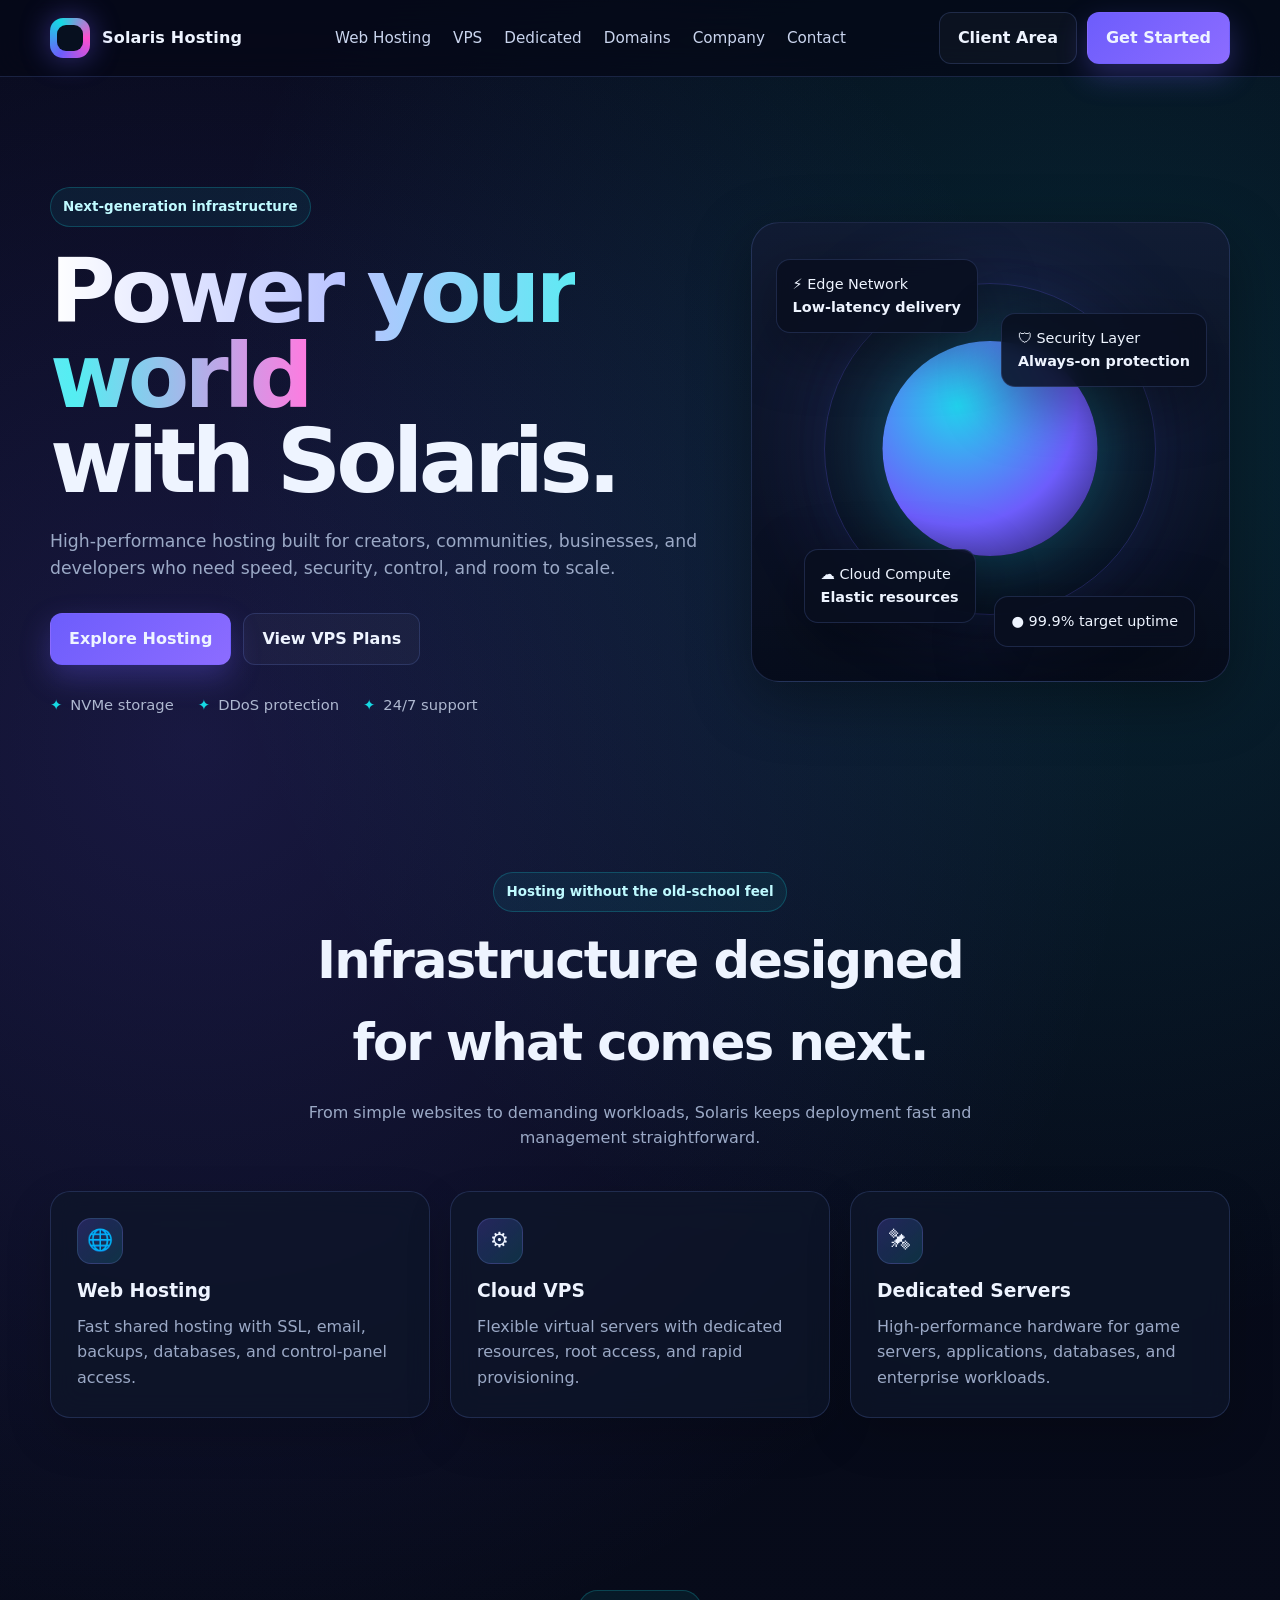
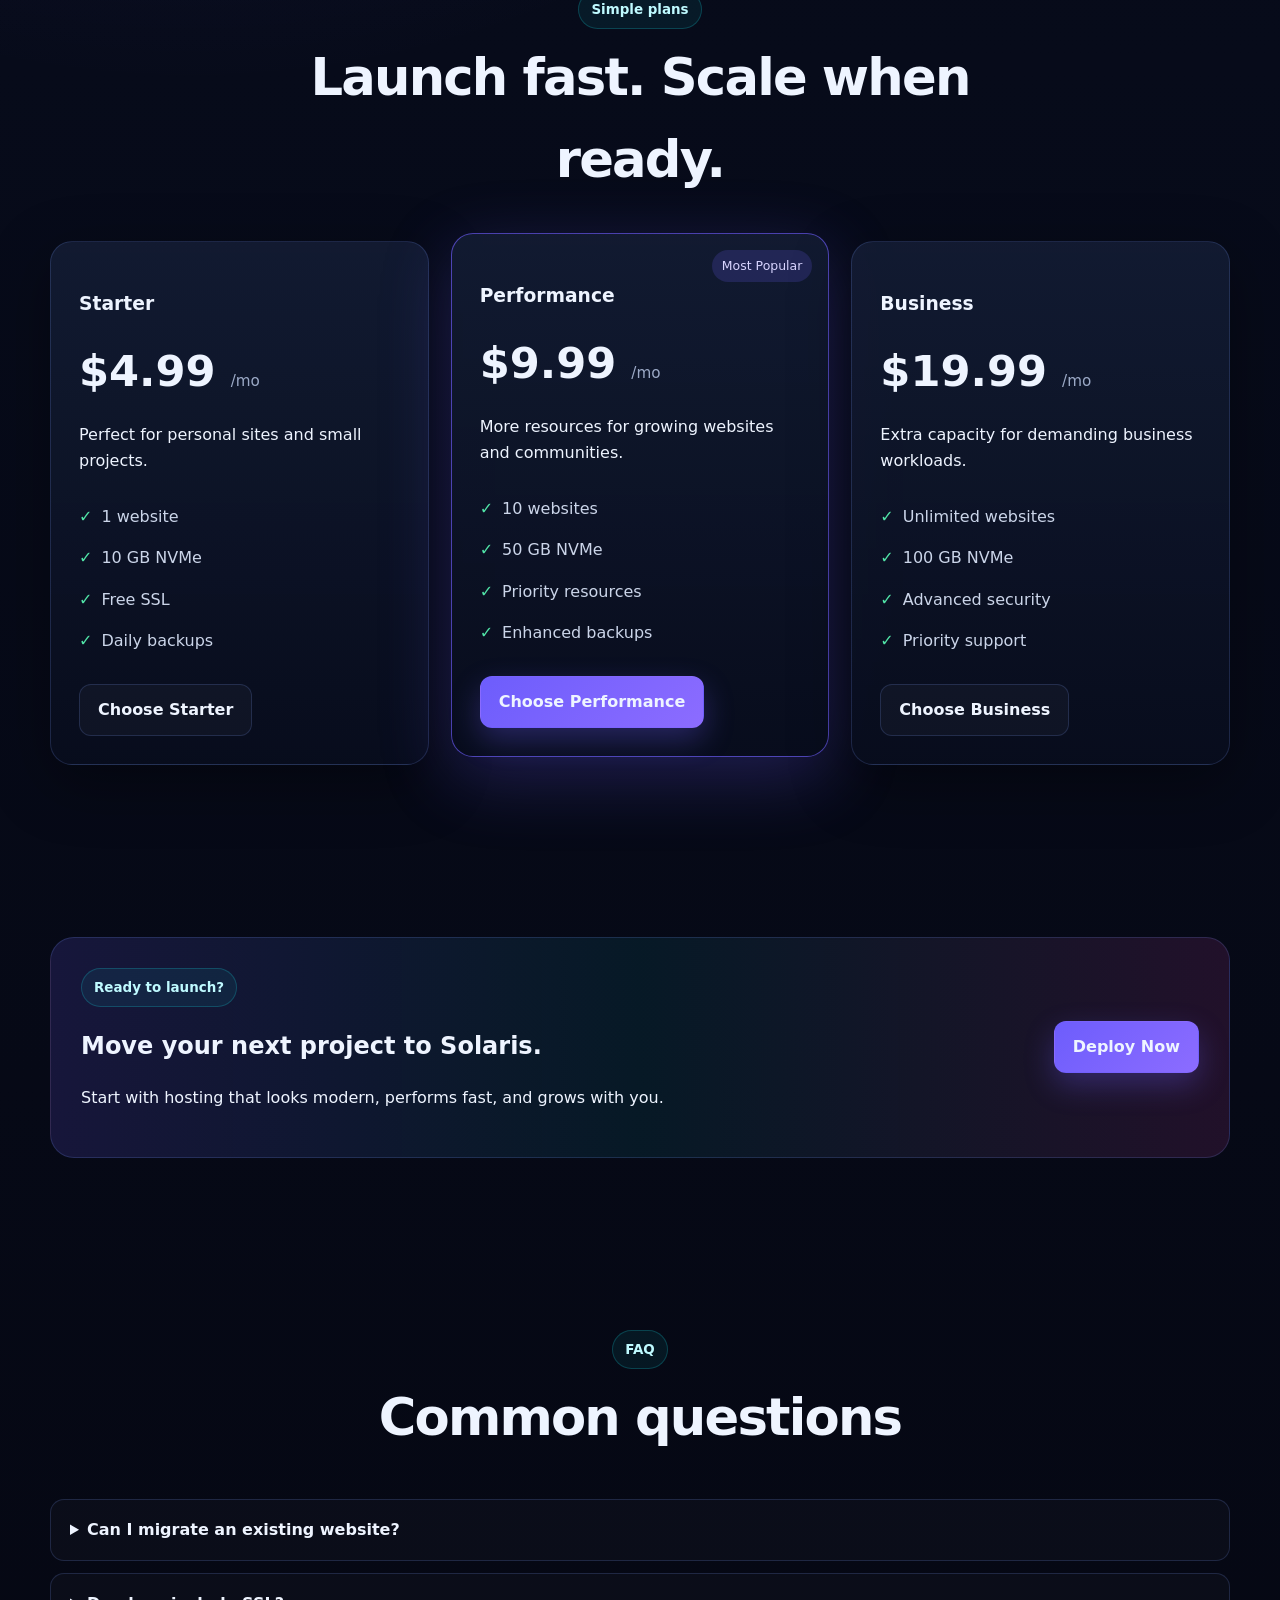
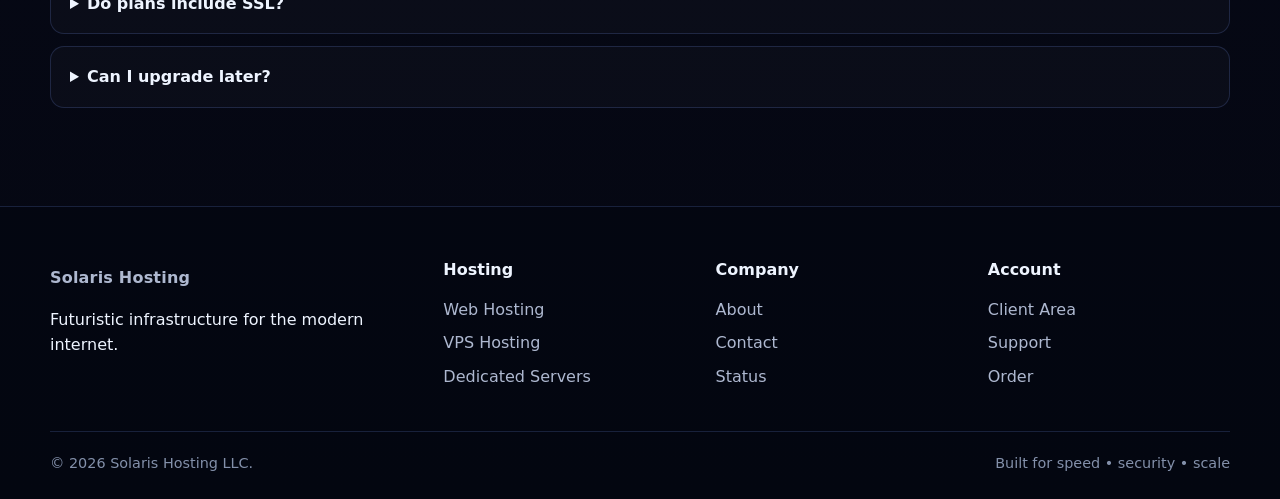
<file: html/index.html>
<!doctype html><html lang="en"><head><meta charset="utf-8"><meta name="viewport" content="width=device-width,initial-scale=1"><title>Solaris Hosting | Futuristic Cloud Hosting</title><meta name="description" content="Solaris Hosting LLC delivers fast web hosting, VPS, dedicated servers, domains, and managed infrastructure."><link rel="stylesheet" href="css/style.css"></head><body><header class="site-header"><div class="container nav"><a class="brand" href="index.html"><span class="brand-mark"></span><span>Solaris Hosting</span></a><nav class="nav-links"><a href="web-hosting.html">Web Hosting</a><a href="vps.html">VPS</a><a href="dedicated.html">Dedicated</a><a href="domains.html">Domains</a><a href="about.html">Company</a><a href="contact.html">Contact</a></nav><div class="nav-actions"><a class="btn btn-ghost" href="../whmcs/clientarea.php">Client Area</a><a class="btn btn-primary" href="../whmcs/cart.php">Get Started</a><button class="menu-toggle" aria-label="Toggle menu">☰</button></div></div></header><main><section class="hero"><div class="container hero-grid"><div><span class="eyebrow">Next-generation infrastructure</span><h1><span class="gradient-text">Power your world</span><br>with Solaris.</h1><p>High-performance hosting built for creators, communities, businesses, and developers who need speed, security, control, and room to scale.</p><div class="hero-actions"><a class="btn btn-primary" href="web-hosting.html">Explore Hosting</a><a class="btn btn-ghost" href="vps.html">View VPS Plans</a></div><div class="trust-row"><span>NVMe storage</span><span>DDoS protection</span><span>24/7 support</span></div></div><div class="orbit-card"><div class="server-chip chip-a">⚡ Edge Network<br><strong>Low-latency delivery</strong></div><div class="server-chip chip-b">🛡 Security Layer<br><strong>Always-on protection</strong></div><div class="server-chip chip-c">☁ Cloud Compute<br><strong>Elastic resources</strong></div><div class="server-chip chip-d">● 99.9% target uptime</div></div></div></section><section class="section"><div class="container"><div class="section-head"><span class="eyebrow">Hosting without the old-school feel</span><h2>Infrastructure designed for what comes next.</h2><p>From simple websites to demanding workloads, Solaris keeps deployment fast and management straightforward.</p></div><div class="grid-3"><article class="card"><div class="icon">🌐</div><h3>Web Hosting</h3><p>Fast shared hosting with SSL, email, backups, databases, and control-panel access.</p></article><article class="card"><div class="icon">⚙</div><h3>Cloud VPS</h3><p>Flexible virtual servers with dedicated resources, root access, and rapid provisioning.</p></article><article class="card"><div class="icon">🛰</div><h3>Dedicated Servers</h3><p>High-performance hardware for game servers, applications, databases, and enterprise workloads.</p></article></div></div></section><section class="section"><div class="container"><div class="section-head"><span class="eyebrow">Simple plans</span><h2>Launch fast. Scale when ready.</h2></div><div class="pricing"><article class="price-card"><h3>Starter</h3><div class="price">$4.99 <small>/mo</small></div><p>Perfect for personal sites and small projects.</p><ul class="features"><li>1 website</li><li>10 GB NVMe</li><li>Free SSL</li><li>Daily backups</li></ul><a class="btn btn-ghost" href="../whmcs/cart.php">Choose Starter</a></article><article class="price-card featured"><span class="badge">Most Popular</span><h3>Performance</h3><div class="price">$9.99 <small>/mo</small></div><p>More resources for growing websites and communities.</p><ul class="features"><li>10 websites</li><li>50 GB NVMe</li><li>Priority resources</li><li>Enhanced backups</li></ul><a class="btn btn-primary" href="../whmcs/cart.php">Choose Performance</a></article><article class="price-card"><h3>Business</h3><div class="price">$19.99 <small>/mo</small></div><p>Extra capacity for demanding business workloads.</p><ul class="features"><li>Unlimited websites</li><li>100 GB NVMe</li><li>Advanced security</li><li>Priority support</li></ul><a class="btn btn-ghost" href="../whmcs/cart.php">Choose Business</a></article></div></div></section><section class="section"><div class="container band"><div><span class="eyebrow">Ready to launch?</span><h2>Move your next project to Solaris.</h2><p>Start with hosting that looks modern, performs fast, and grows with you.</p></div><a class="btn btn-primary" href="../whmcs/cart.php">Deploy Now</a></div></section><section class="section faq"><div class="container"><div class="section-head"><span class="eyebrow">FAQ</span><h2>Common questions</h2></div><details><summary>Can I migrate an existing website?</summary><p>Yes. Solaris Hosting can support migrations depending on the service and access available from your current provider.</p></details><details><summary>Do plans include SSL?</summary><p>The web-hosting plans are designed to include SSL support so websites can run securely over HTTPS.</p></details><details><summary>Can I upgrade later?</summary><p>Yes. The product structure is designed so customers can move to higher-resource services as requirements grow.</p></details></div></section></main><footer class="site-footer"><div class="container"><div class="footer-grid"><div><a class="brand" href="index.html"><span class="brand-mark"></span><span>Solaris Hosting</span></a><p>Futuristic infrastructure for the modern internet.</p></div><div><h4>Hosting</h4><a href="web-hosting.html">Web Hosting</a><a href="vps.html">VPS Hosting</a><a href="dedicated.html">Dedicated Servers</a></div><div><h4>Company</h4><a href="about.html">About</a><a href="contact.html">Contact</a><a href="status.html">Status</a></div><div><h4>Account</h4><a href="../whmcs/clientarea.php">Client Area</a><a href="../whmcs/submitticket.php">Support</a><a href="../whmcs/cart.php">Order</a></div></div><div class="footer-bottom"><span>© <span data-year></span> Solaris Hosting LLC.</span><span>Built for speed • security • scale</span></div></div></footer><script src="js/main.js"></script></body></html>
</file>
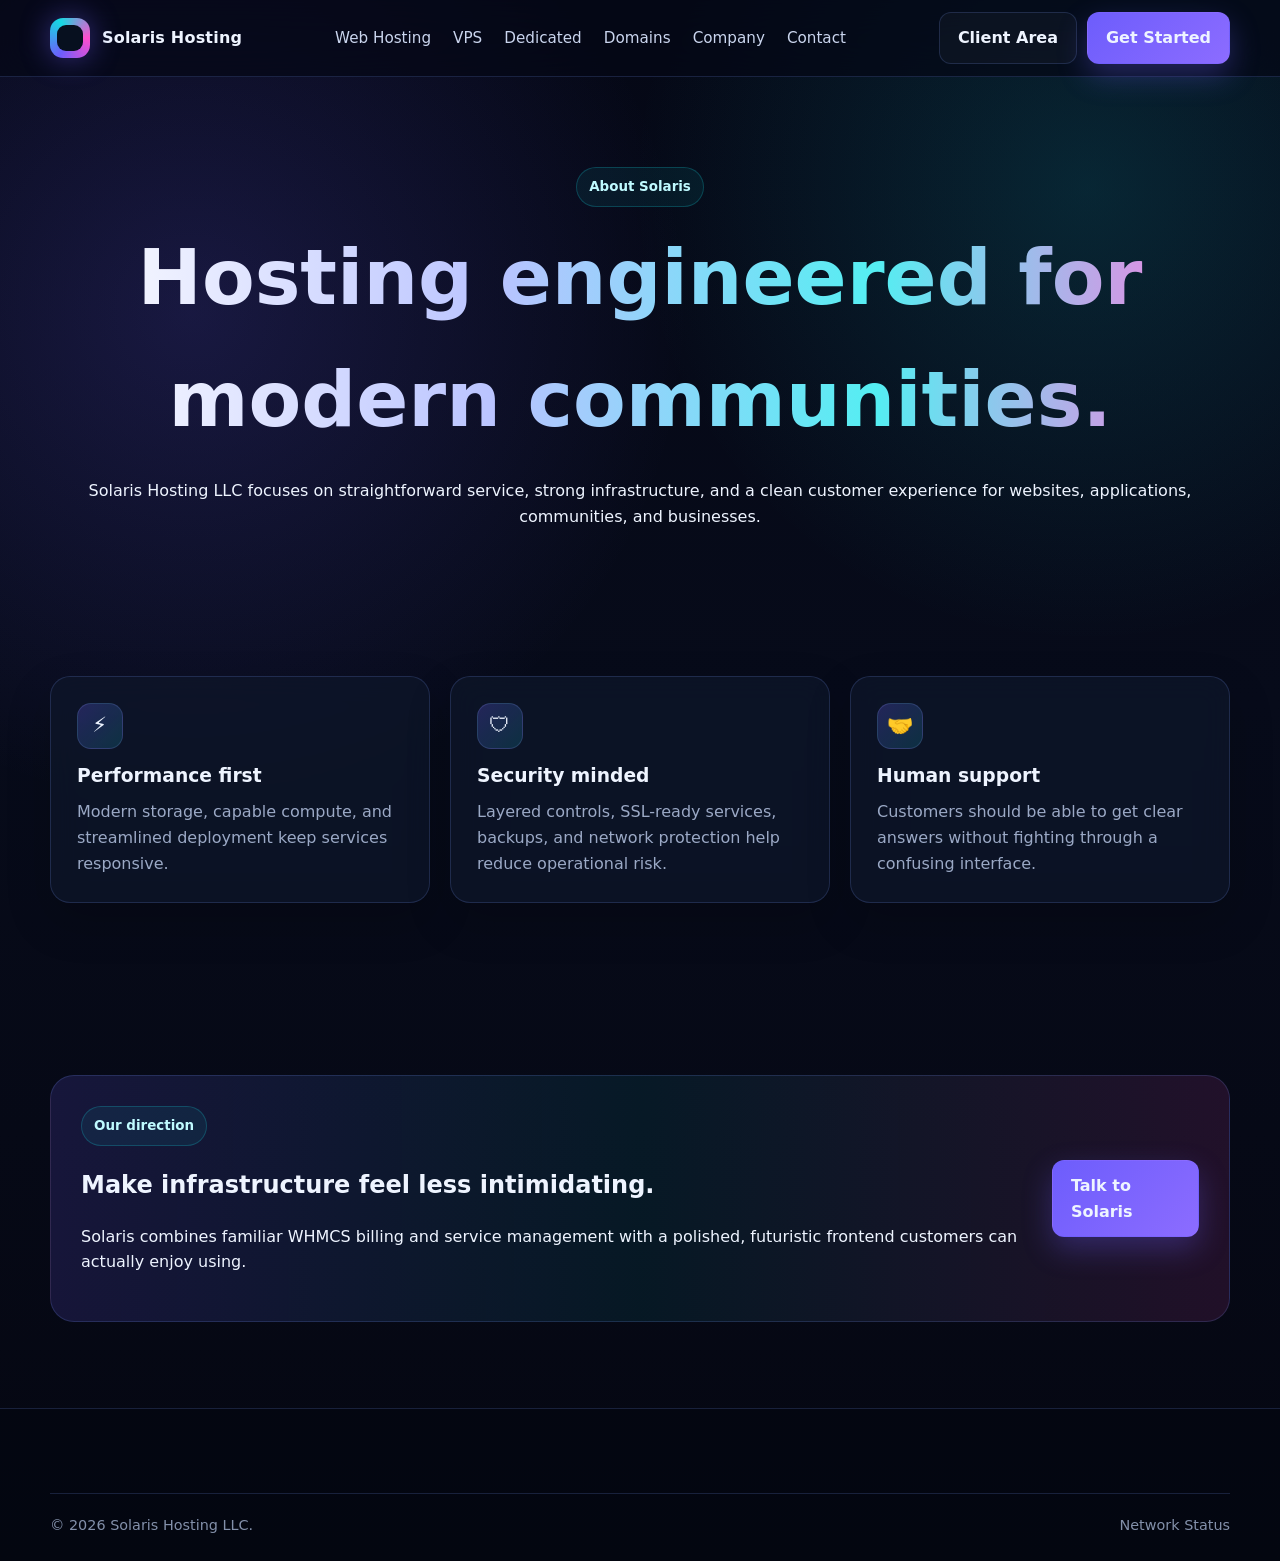
<file: html/about.html>
<!doctype html><html lang="en"><head><meta charset="utf-8"><meta name="viewport" content="width=device-width,initial-scale=1"><title>About Solaris Hosting</title><link rel="stylesheet" href="css/style.css"></head><body><header class="site-header"><div class="container nav"><a class="brand" href="index.html"><span class="brand-mark"></span><span>Solaris Hosting</span></a><nav class="nav-links"><a href="web-hosting.html">Web Hosting</a><a href="vps.html">VPS</a><a href="dedicated.html">Dedicated</a><a href="domains.html">Domains</a><a href="about.html">Company</a><a href="contact.html">Contact</a></nav><div class="nav-actions"><a class="btn btn-ghost" href="../whmcs/clientarea.php">Client Area</a><a class="btn btn-primary" href="../whmcs/cart.php">Get Started</a><button class="menu-toggle">☰</button></div></div></header><main><section class="page-hero"><div class="container"><span class="eyebrow">About Solaris</span><h1 class="gradient-text">Hosting engineered for modern communities.</h1><p>Solaris Hosting LLC focuses on straightforward service, strong infrastructure, and a clean customer experience for websites, applications, communities, and businesses.</p></div></section><section class="section"><div class="container grid-3"><article class="card"><div class="icon">⚡</div><h3>Performance first</h3><p>Modern storage, capable compute, and streamlined deployment keep services responsive.</p></article><article class="card"><div class="icon">🛡</div><h3>Security minded</h3><p>Layered controls, SSL-ready services, backups, and network protection help reduce operational risk.</p></article><article class="card"><div class="icon">🤝</div><h3>Human support</h3><p>Customers should be able to get clear answers without fighting through a confusing interface.</p></article></div></section><section class="section"><div class="container band"><div><span class="eyebrow">Our direction</span><h2>Make infrastructure feel less intimidating.</h2><p>Solaris combines familiar WHMCS billing and service management with a polished, futuristic frontend customers can actually enjoy using.</p></div><a class="btn btn-primary" href="contact.html">Talk to Solaris</a></div></section></main><footer class="site-footer"><div class="container footer-bottom"><span>© <span data-year></span> Solaris Hosting LLC.</span><a href="status.html">Network Status</a></div></footer><script src="js/main.js"></script></body></html>
</file>
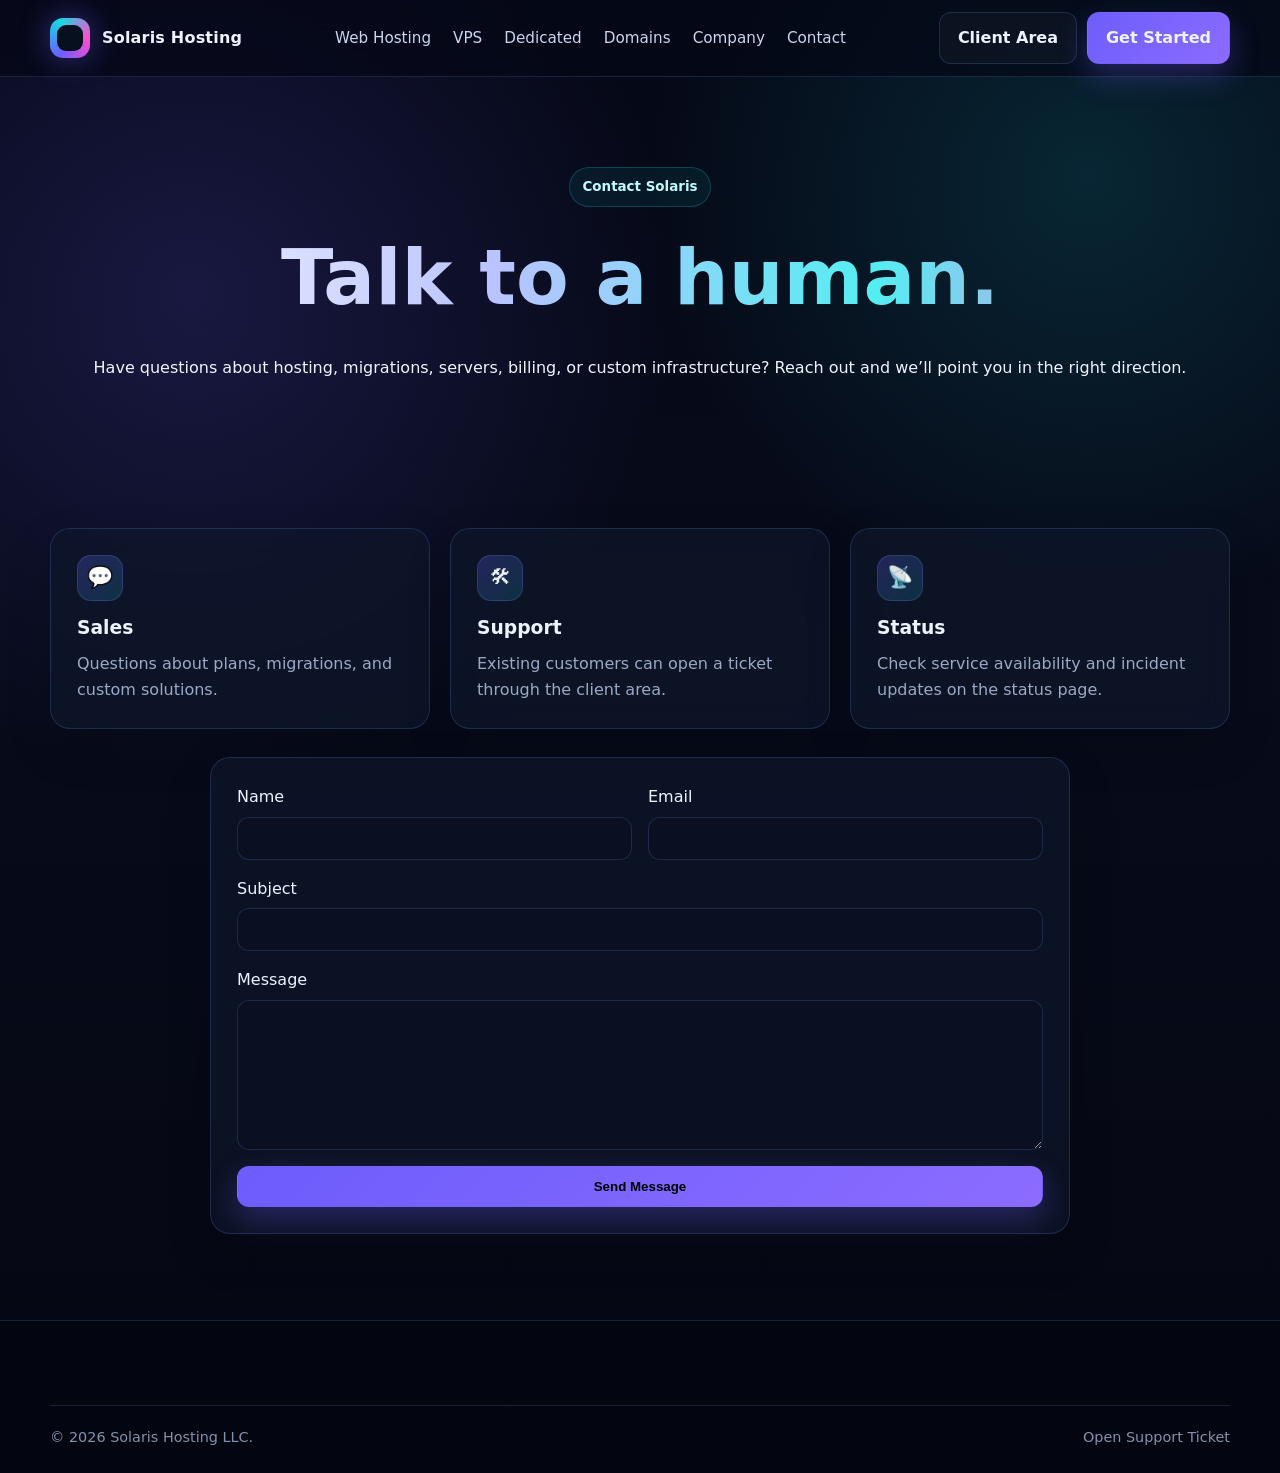
<file: html/contact.html>
<!doctype html><html lang="en"><head><meta charset="utf-8"><meta name="viewport" content="width=device-width,initial-scale=1"><title>Contact Solaris Hosting</title><link rel="stylesheet" href="css/style.css"></head><body><header class="site-header"><div class="container nav"><a class="brand" href="index.html"><span class="brand-mark"></span><span>Solaris Hosting</span></a><nav class="nav-links"><a href="web-hosting.html">Web Hosting</a><a href="vps.html">VPS</a><a href="dedicated.html">Dedicated</a><a href="domains.html">Domains</a><a href="about.html">Company</a><a href="contact.html">Contact</a></nav><div class="nav-actions"><a class="btn btn-ghost" href="../whmcs/clientarea.php">Client Area</a><a class="btn btn-primary" href="../whmcs/cart.php">Get Started</a><button class="menu-toggle">☰</button></div></div></header><main><section class="page-hero"><div class="container"><span class="eyebrow">Contact Solaris</span><h1 class="gradient-text">Talk to a human.</h1><p>Have questions about hosting, migrations, servers, billing, or custom infrastructure? Reach out and we’ll point you in the right direction.</p></div></section><section class="section"><div class="container"><div class="grid-3"><article class="card"><div class="icon">💬</div><h3>Sales</h3><p>Questions about plans, migrations, and custom solutions.</p></article><article class="card"><div class="icon">🛠</div><h3>Support</h3><p>Existing customers can open a ticket through the client area.</p></article><article class="card"><div class="icon">📡</div><h3>Status</h3><p>Check service availability and incident updates on the status page.</p></article></div><div class="card" style="max-width:860px;margin:28px auto 0"><form action="mailto:support@solaris-hosting.com" method="post" enctype="text/plain" class="form-grid"><div class="field"><label>Name</label><input name="name" required></div><div class="field"><label>Email</label><input name="email" type="email" required></div><div class="field full"><label>Subject</label><input name="subject" required></div><div class="field full"><label>Message</label><textarea name="message" required></textarea></div><div class="field full"><button class="btn btn-primary" type="submit">Send Message</button></div></form></div></div></section></main><footer class="site-footer"><div class="container footer-bottom"><span>© <span data-year></span> Solaris Hosting LLC.</span><a href="../whmcs/submitticket.php">Open Support Ticket</a></div></footer><script src="js/main.js"></script></body></html>
</file>
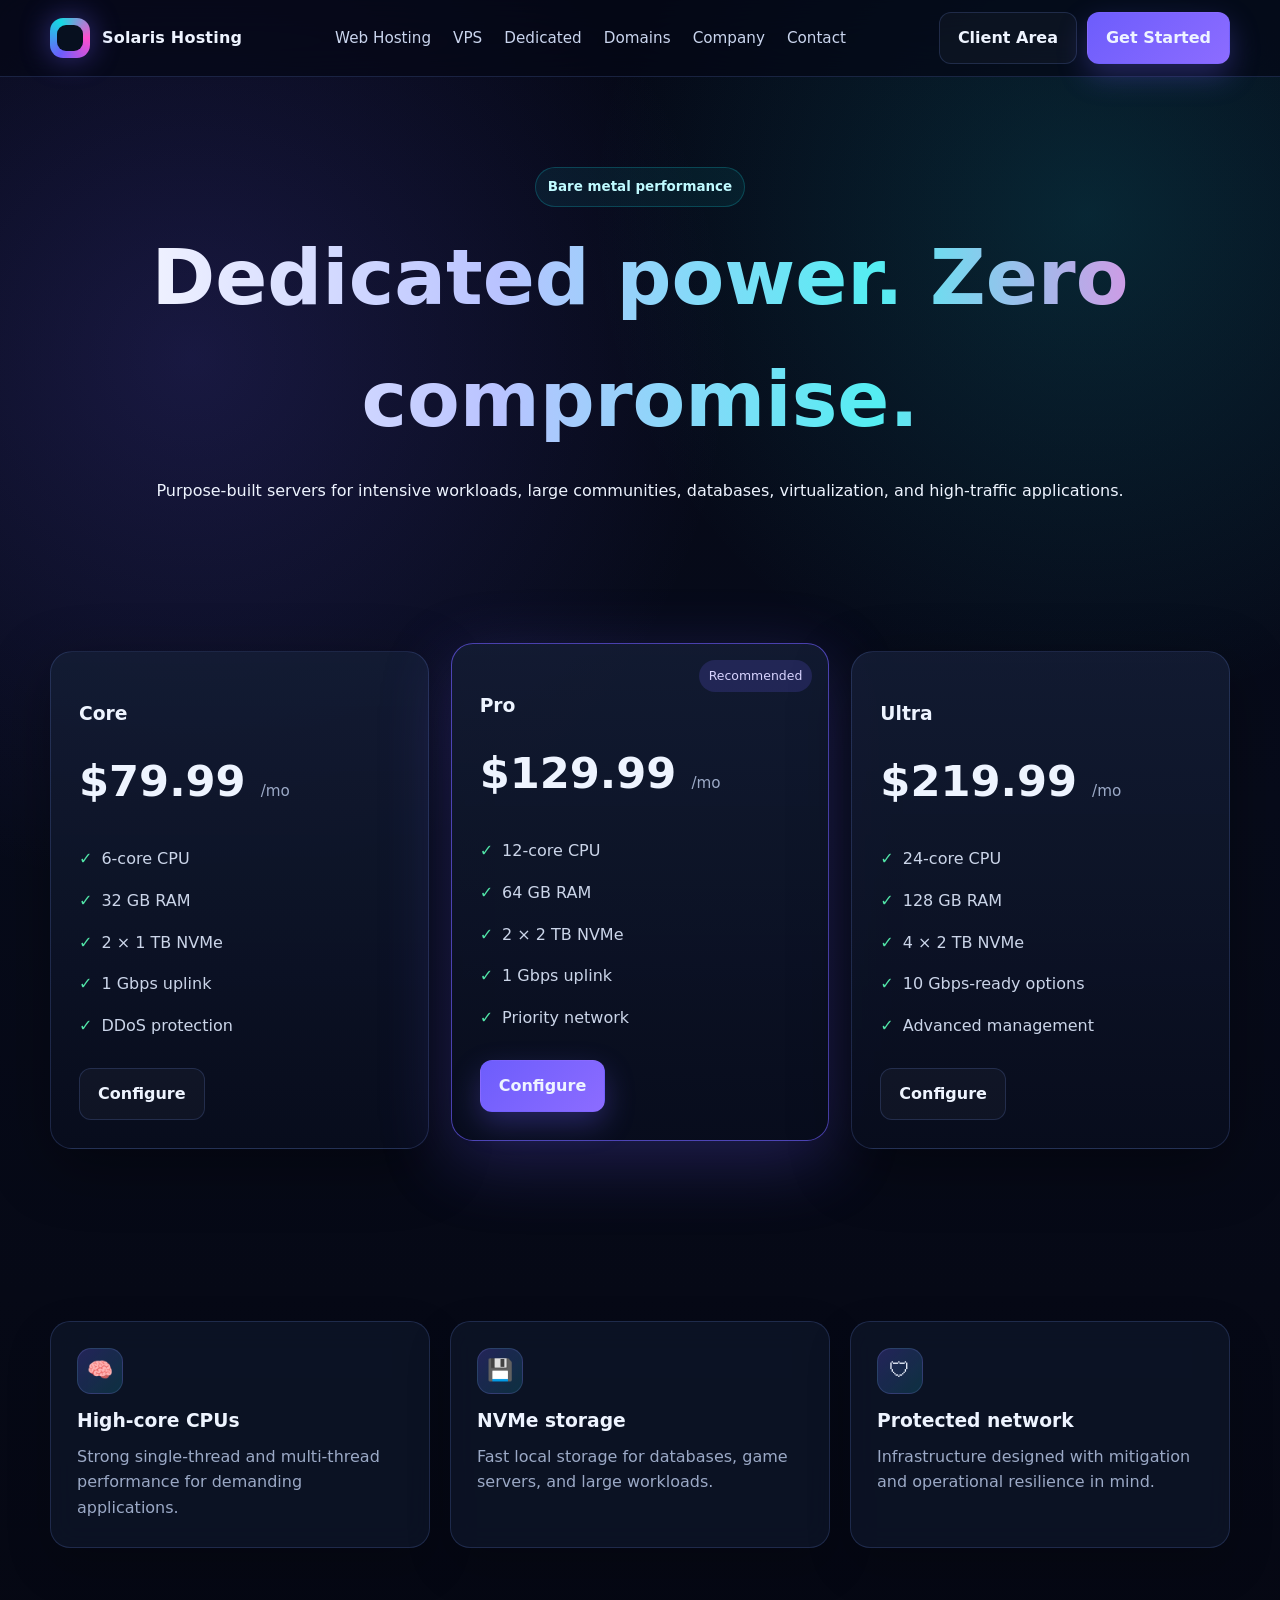
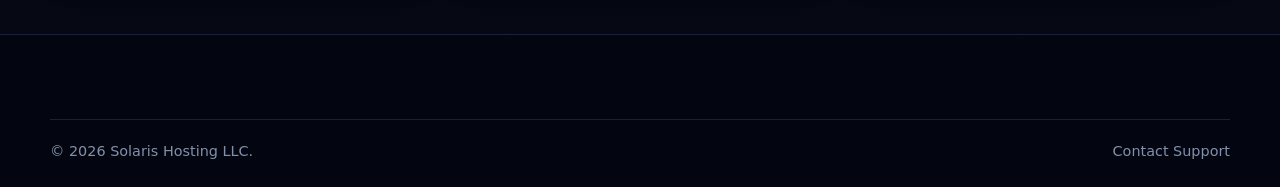
<file: html/dedicated.html>
<!doctype html><html lang="en"><head><meta charset="utf-8"><meta name="viewport" content="width=device-width,initial-scale=1"><title>Dedicated Servers | Solaris Hosting</title><link rel="stylesheet" href="css/style.css"></head><body><header class="site-header"><div class="container nav"><a class="brand" href="index.html"><span class="brand-mark"></span><span>Solaris Hosting</span></a><nav class="nav-links"><a href="web-hosting.html">Web Hosting</a><a href="vps.html">VPS</a><a href="dedicated.html">Dedicated</a><a href="domains.html">Domains</a><a href="about.html">Company</a><a href="contact.html">Contact</a></nav><div class="nav-actions"><a class="btn btn-ghost" href="../whmcs/clientarea.php">Client Area</a><a class="btn btn-primary" href="../whmcs/cart.php">Get Started</a><button class="menu-toggle">☰</button></div></div></header><main><section class="page-hero"><div class="container"><span class="eyebrow">Bare metal performance</span><h1 class="gradient-text">Dedicated power. Zero compromise.</h1><p>Purpose-built servers for intensive workloads, large communities, databases, virtualization, and high-traffic applications.</p></div></section><section class="section"><div class="container pricing"><article class="price-card"><h3>Core</h3><div class="price">$79.99 <small>/mo</small></div><ul class="features"><li>6-core CPU</li><li>32 GB RAM</li><li>2 × 1 TB NVMe</li><li>1 Gbps uplink</li><li>DDoS protection</li></ul><a class="btn btn-ghost" href="../whmcs/cart.php">Configure</a></article><article class="price-card featured"><span class="badge">Recommended</span><h3>Pro</h3><div class="price">$129.99 <small>/mo</small></div><ul class="features"><li>12-core CPU</li><li>64 GB RAM</li><li>2 × 2 TB NVMe</li><li>1 Gbps uplink</li><li>Priority network</li></ul><a class="btn btn-primary" href="../whmcs/cart.php">Configure</a></article><article class="price-card"><h3>Ultra</h3><div class="price">$219.99 <small>/mo</small></div><ul class="features"><li>24-core CPU</li><li>128 GB RAM</li><li>4 × 2 TB NVMe</li><li>10 Gbps-ready options</li><li>Advanced management</li></ul><a class="btn btn-ghost" href="../whmcs/cart.php">Configure</a></article></div></section><section class="section"><div class="container grid-3"><article class="card"><div class="icon">🧠</div><h3>High-core CPUs</h3><p>Strong single-thread and multi-thread performance for demanding applications.</p></article><article class="card"><div class="icon">💾</div><h3>NVMe storage</h3><p>Fast local storage for databases, game servers, and large workloads.</p></article><article class="card"><div class="icon">🛡</div><h3>Protected network</h3><p>Infrastructure designed with mitigation and operational resilience in mind.</p></article></div></section></main><footer class="site-footer"><div class="container footer-bottom"><span>© <span data-year></span> Solaris Hosting LLC.</span><a href="contact.html">Contact Support</a></div></footer><script src="js/main.js"></script></body></html>
</file>
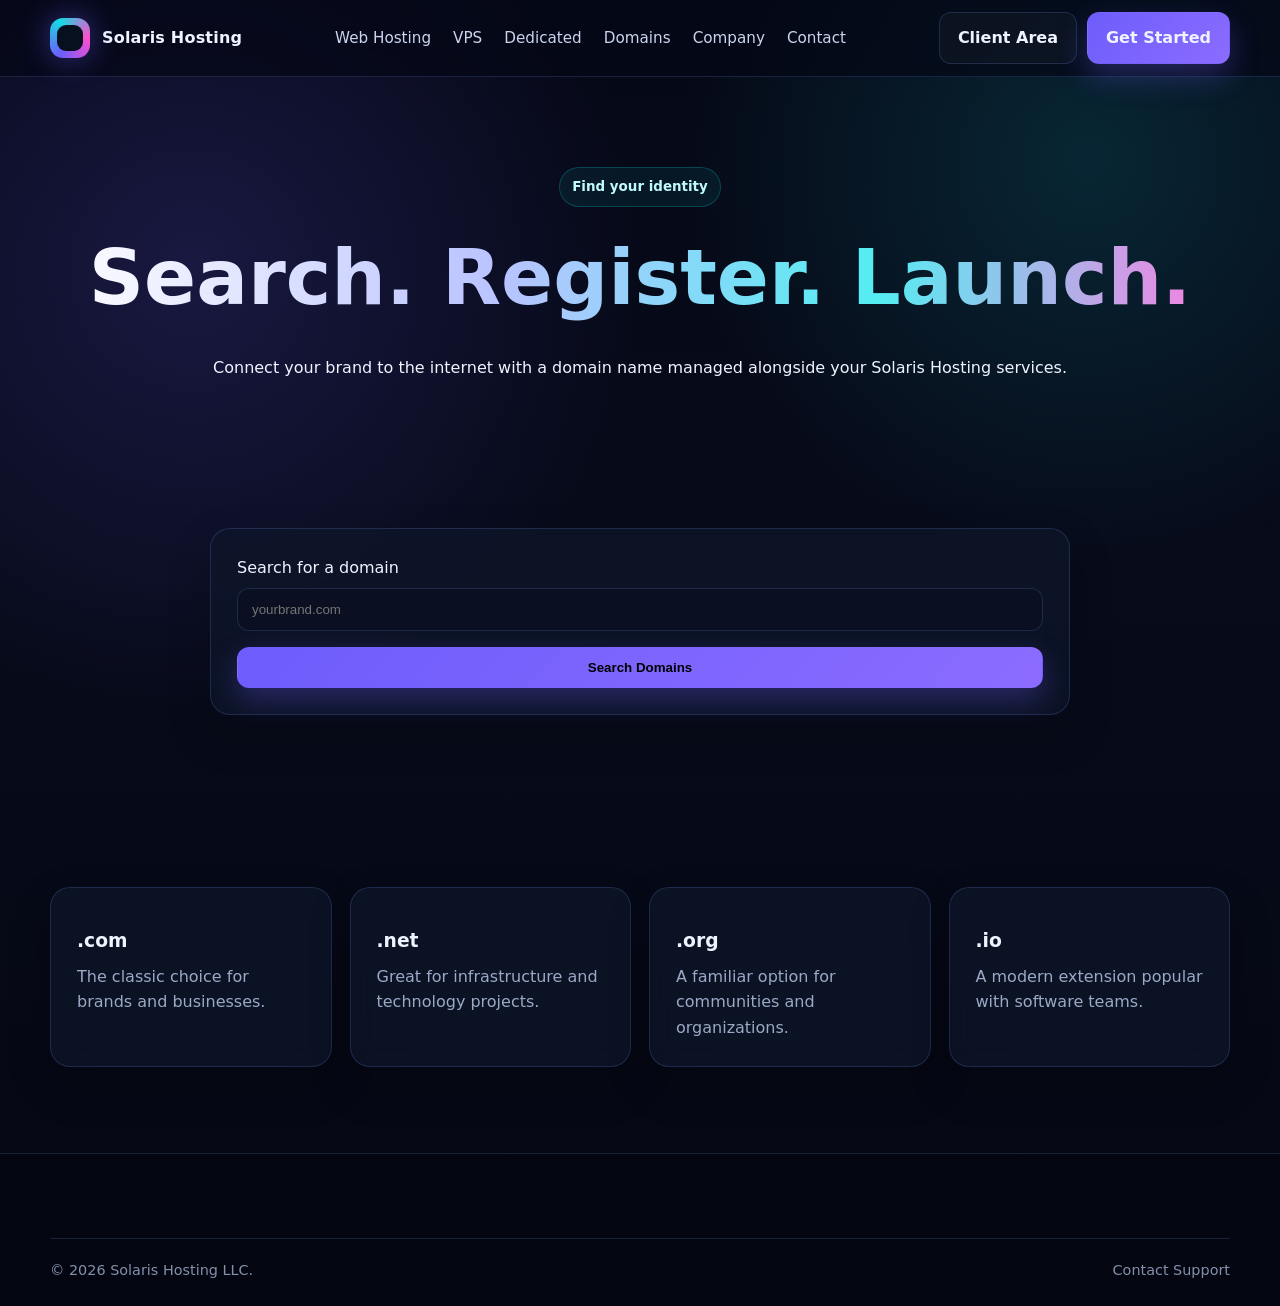
<file: html/domains.html>
<!doctype html><html lang="en"><head><meta charset="utf-8"><meta name="viewport" content="width=device-width,initial-scale=1"><title>Domains | Solaris Hosting</title><link rel="stylesheet" href="css/style.css"></head><body><header class="site-header"><div class="container nav"><a class="brand" href="index.html"><span class="brand-mark"></span><span>Solaris Hosting</span></a><nav class="nav-links"><a href="web-hosting.html">Web Hosting</a><a href="vps.html">VPS</a><a href="dedicated.html">Dedicated</a><a href="domains.html">Domains</a><a href="about.html">Company</a><a href="contact.html">Contact</a></nav><div class="nav-actions"><a class="btn btn-ghost" href="../whmcs/clientarea.php">Client Area</a><a class="btn btn-primary" href="../whmcs/cart.php">Get Started</a><button class="menu-toggle">☰</button></div></div></header><main><section class="page-hero"><div class="container"><span class="eyebrow">Find your identity</span><h1 class="gradient-text">Search. Register. Launch.</h1><p>Connect your brand to the internet with a domain name managed alongside your Solaris Hosting services.</p></div></section><section class="section"><div class="container"><div class="card" style="max-width:860px;margin:auto"><form action="../whmcs/cart.php" method="get" class="form-grid"><input type="hidden" name="a" value="add"><input type="hidden" name="domain" value="register"><div class="field full"><label for="domain">Search for a domain</label><input id="domain" name="query" placeholder="yourbrand.com" required></div><div class="field full"><button class="btn btn-primary" type="submit">Search Domains</button></div></form></div></div></section><section class="section"><div class="container grid-4"><article class="card"><h3>.com</h3><p>The classic choice for brands and businesses.</p></article><article class="card"><h3>.net</h3><p>Great for infrastructure and technology projects.</p></article><article class="card"><h3>.org</h3><p>A familiar option for communities and organizations.</p></article><article class="card"><h3>.io</h3><p>A modern extension popular with software teams.</p></article></div></section></main><footer class="site-footer"><div class="container footer-bottom"><span>© <span data-year></span> Solaris Hosting LLC.</span><a href="contact.html">Contact Support</a></div></footer><script src="js/main.js"></script></body></html>
</file>
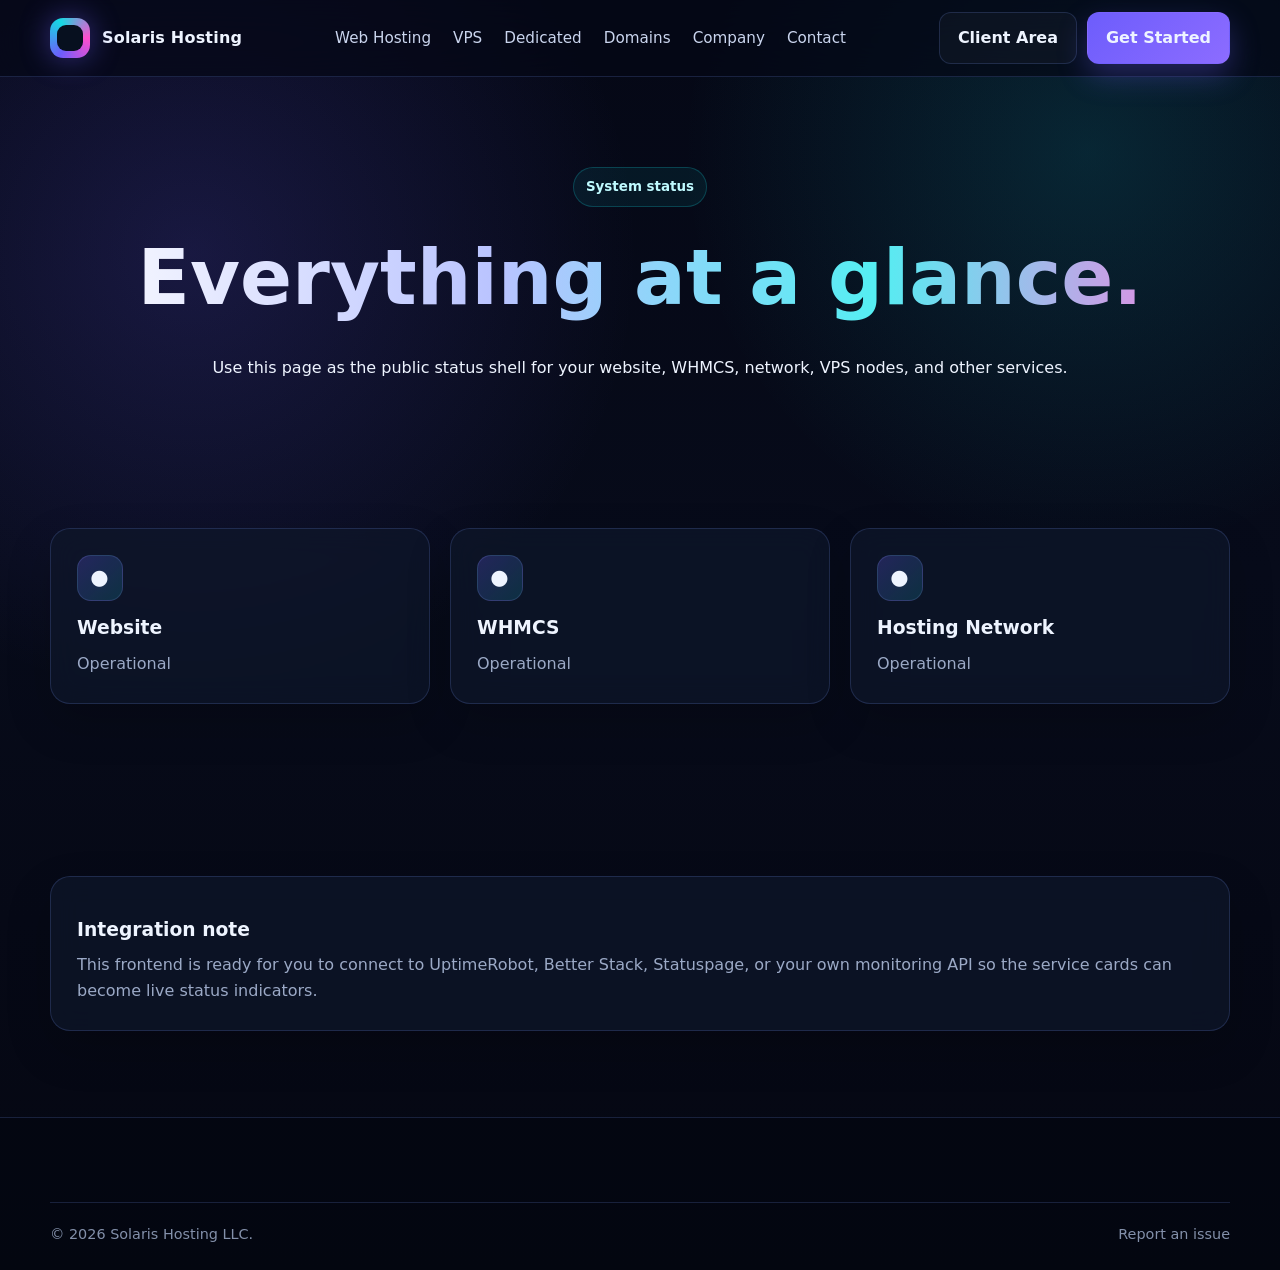
<file: html/status.html>
<!doctype html><html lang="en"><head><meta charset="utf-8"><meta name="viewport" content="width=device-width,initial-scale=1"><title>Status | Solaris Hosting</title><link rel="stylesheet" href="css/style.css"></head><body><header class="site-header"><div class="container nav"><a class="brand" href="index.html"><span class="brand-mark"></span><span>Solaris Hosting</span></a><nav class="nav-links"><a href="web-hosting.html">Web Hosting</a><a href="vps.html">VPS</a><a href="dedicated.html">Dedicated</a><a href="domains.html">Domains</a><a href="about.html">Company</a><a href="contact.html">Contact</a></nav><div class="nav-actions"><a class="btn btn-ghost" href="../whmcs/clientarea.php">Client Area</a><a class="btn btn-primary" href="../whmcs/cart.php">Get Started</a><button class="menu-toggle">☰</button></div></div></header><main><section class="page-hero"><div class="container"><span class="eyebrow">System status</span><h1 class="gradient-text">Everything at a glance.</h1><p>Use this page as the public status shell for your website, WHMCS, network, VPS nodes, and other services.</p></div></section><section class="section"><div class="container grid-3"><article class="card"><div class="icon">●</div><h3>Website</h3><p>Operational</p></article><article class="card"><div class="icon">●</div><h3>WHMCS</h3><p>Operational</p></article><article class="card"><div class="icon">●</div><h3>Hosting Network</h3><p>Operational</p></article></div></section><section class="section"><div class="container card"><h3>Integration note</h3><p>This frontend is ready for you to connect to UptimeRobot, Better Stack, Statuspage, or your own monitoring API so the service cards can become live status indicators.</p></div></section></main><footer class="site-footer"><div class="container footer-bottom"><span>© <span data-year></span> Solaris Hosting LLC.</span><a href="contact.html">Report an issue</a></div></footer><script src="js/main.js"></script></body></html>
</file>
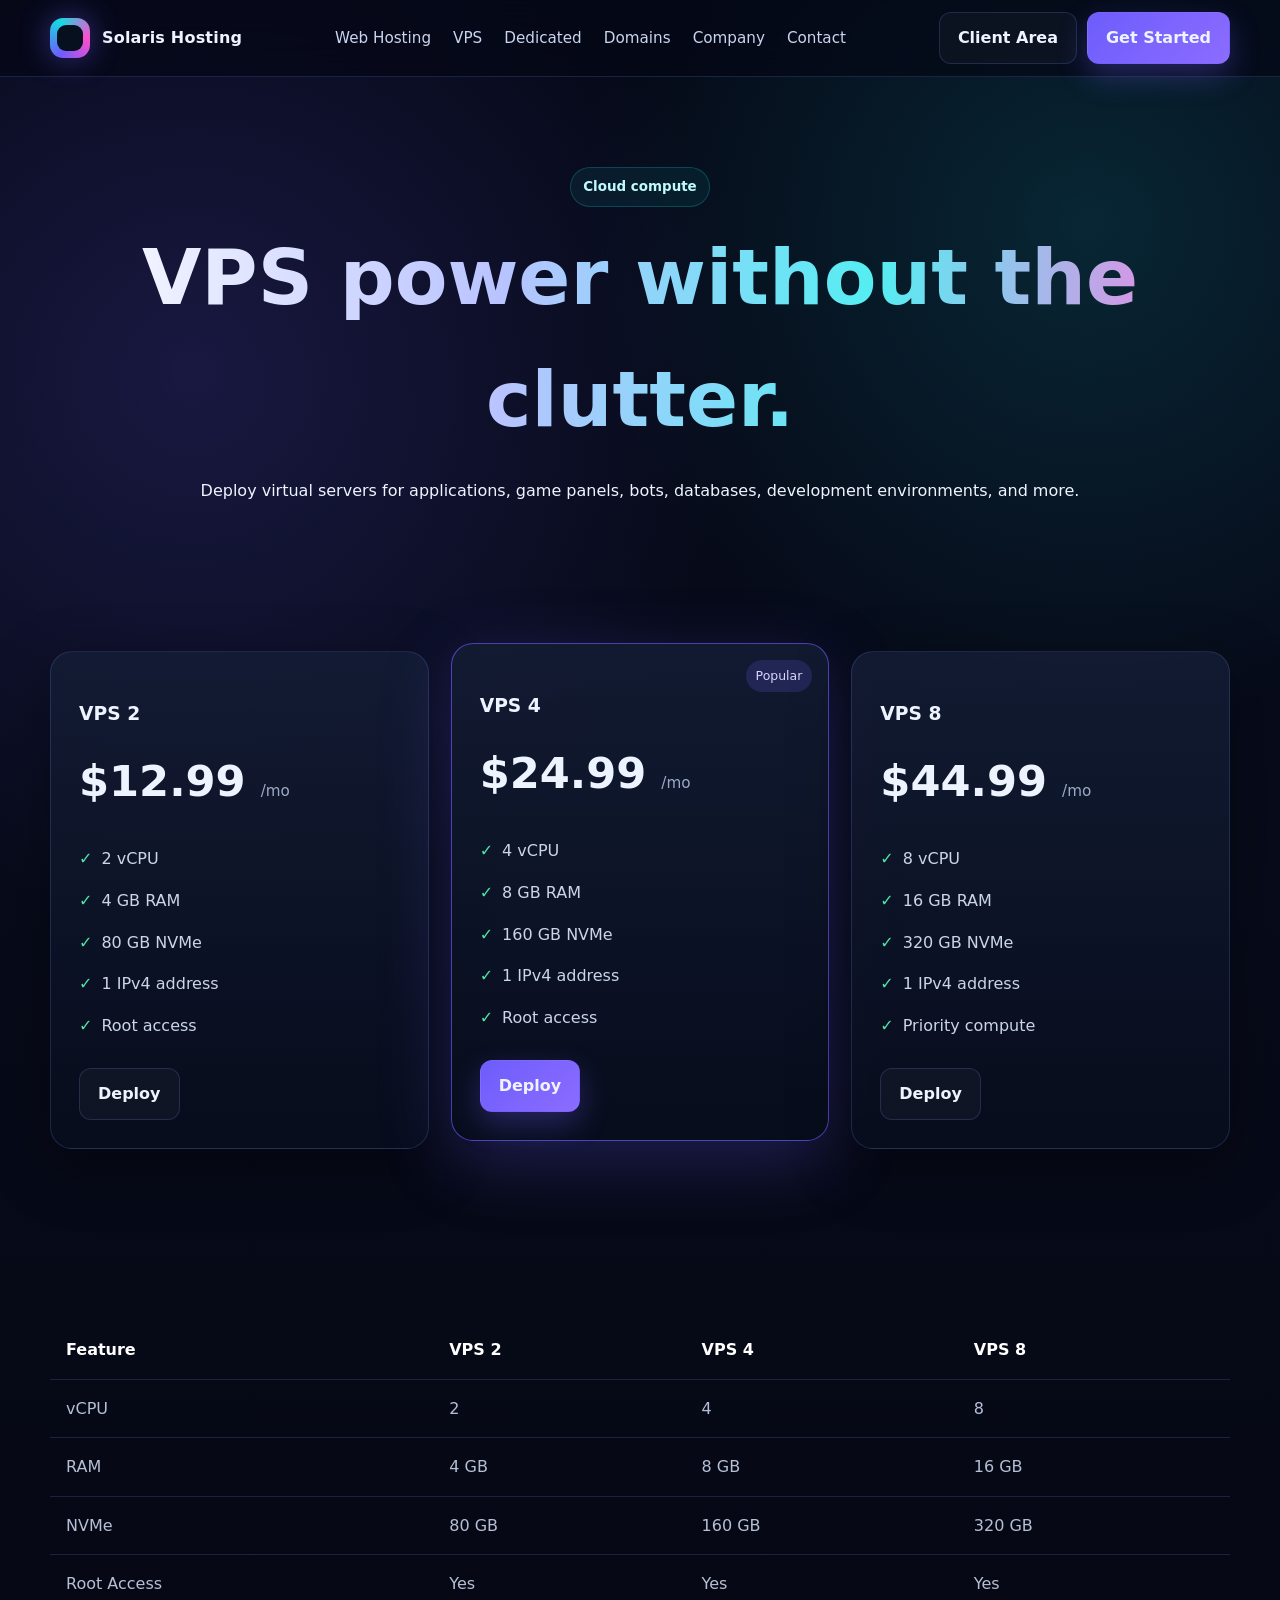
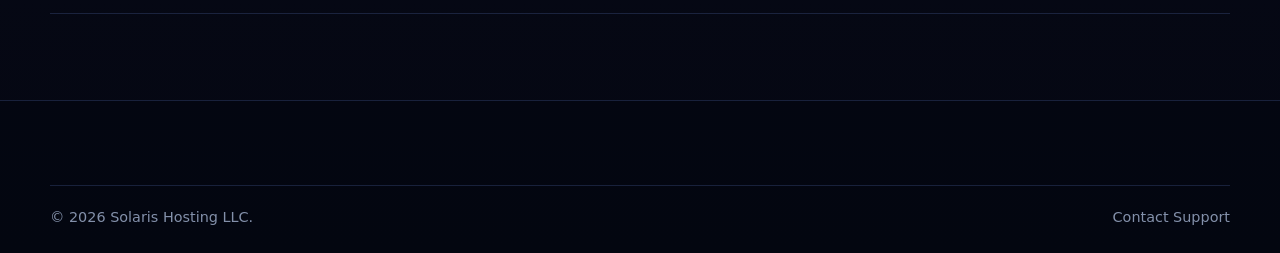
<file: html/vps.html>
<!doctype html><html lang="en"><head><meta charset="utf-8"><meta name="viewport" content="width=device-width,initial-scale=1"><title>Cloud VPS | Solaris Hosting</title><link rel="stylesheet" href="css/style.css"></head><body><header class="site-header"><div class="container nav"><a class="brand" href="index.html"><span class="brand-mark"></span><span>Solaris Hosting</span></a><nav class="nav-links"><a href="web-hosting.html">Web Hosting</a><a href="vps.html">VPS</a><a href="dedicated.html">Dedicated</a><a href="domains.html">Domains</a><a href="about.html">Company</a><a href="contact.html">Contact</a></nav><div class="nav-actions"><a class="btn btn-ghost" href="../whmcs/clientarea.php">Client Area</a><a class="btn btn-primary" href="../whmcs/cart.php">Get Started</a><button class="menu-toggle">☰</button></div></div></header><main><section class="page-hero"><div class="container"><span class="eyebrow">Cloud compute</span><h1 class="gradient-text">VPS power without the clutter.</h1><p>Deploy virtual servers for applications, game panels, bots, databases, development environments, and more.</p></div></section><section class="section"><div class="container pricing"><article class="price-card"><h3>VPS 2</h3><div class="price">$12.99 <small>/mo</small></div><ul class="features"><li>2 vCPU</li><li>4 GB RAM</li><li>80 GB NVMe</li><li>1 IPv4 address</li><li>Root access</li></ul><a class="btn btn-ghost" href="../whmcs/cart.php">Deploy</a></article><article class="price-card featured"><span class="badge">Popular</span><h3>VPS 4</h3><div class="price">$24.99 <small>/mo</small></div><ul class="features"><li>4 vCPU</li><li>8 GB RAM</li><li>160 GB NVMe</li><li>1 IPv4 address</li><li>Root access</li></ul><a class="btn btn-primary" href="../whmcs/cart.php">Deploy</a></article><article class="price-card"><h3>VPS 8</h3><div class="price">$44.99 <small>/mo</small></div><ul class="features"><li>8 vCPU</li><li>16 GB RAM</li><li>320 GB NVMe</li><li>1 IPv4 address</li><li>Priority compute</li></ul><a class="btn btn-ghost" href="../whmcs/cart.php">Deploy</a></article></div></section><section class="section"><div class="container comparison"><table><thead><tr><th>Feature</th><th>VPS 2</th><th>VPS 4</th><th>VPS 8</th></tr></thead><tbody><tr><td>vCPU</td><td>2</td><td>4</td><td>8</td></tr><tr><td>RAM</td><td>4 GB</td><td>8 GB</td><td>16 GB</td></tr><tr><td>NVMe</td><td>80 GB</td><td>160 GB</td><td>320 GB</td></tr><tr><td>Root Access</td><td>Yes</td><td>Yes</td><td>Yes</td></tr></tbody></table></div></section></main><footer class="site-footer"><div class="container footer-bottom"><span>© <span data-year></span> Solaris Hosting LLC.</span><a href="contact.html">Contact Support</a></div></footer><script src="js/main.js"></script></body></html>
</file>
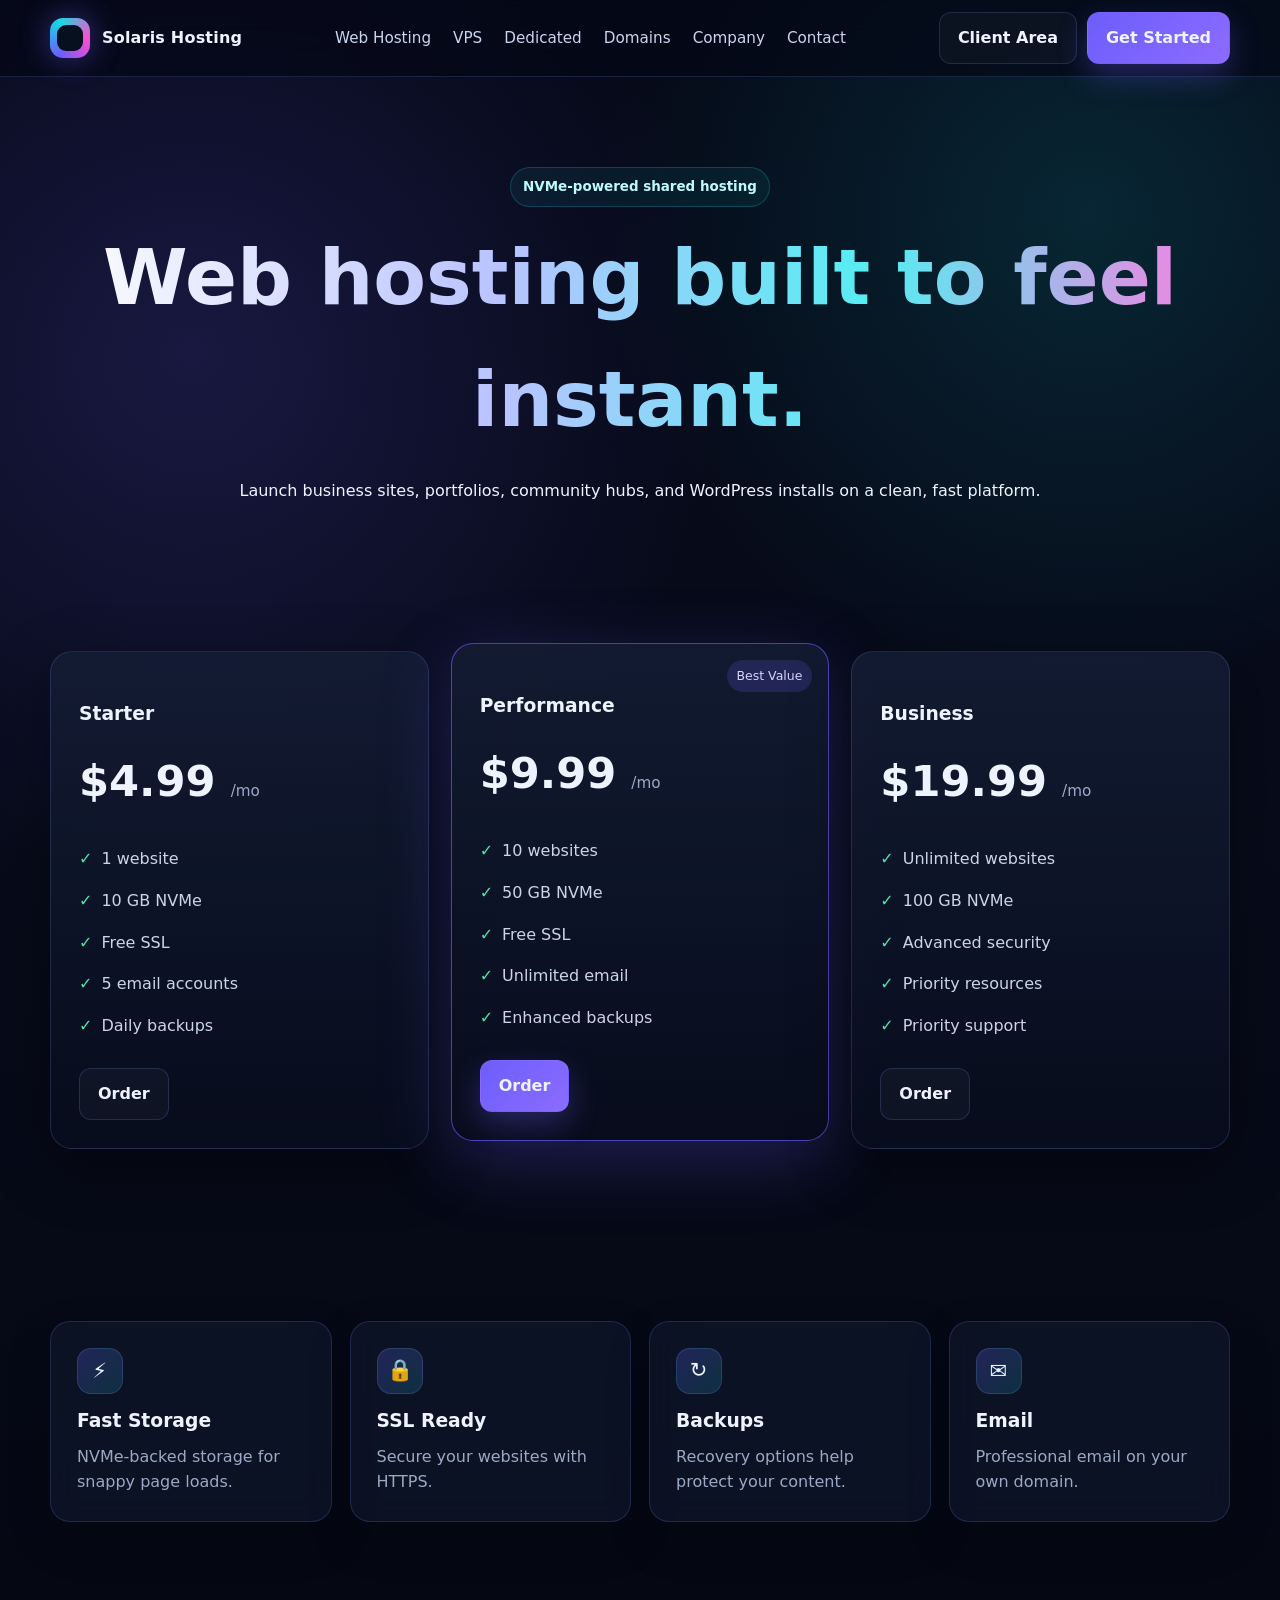
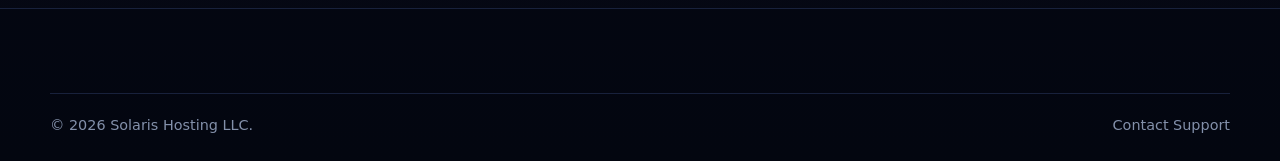
<file: html/web-hosting.html>
<!doctype html><html lang="en"><head><meta charset="utf-8"><meta name="viewport" content="width=device-width,initial-scale=1"><title>Web Hosting | Solaris Hosting</title><link rel="stylesheet" href="css/style.css"></head><body><header class="site-header"><div class="container nav"><a class="brand" href="index.html"><span class="brand-mark"></span><span>Solaris Hosting</span></a><nav class="nav-links"><a href="web-hosting.html">Web Hosting</a><a href="vps.html">VPS</a><a href="dedicated.html">Dedicated</a><a href="domains.html">Domains</a><a href="about.html">Company</a><a href="contact.html">Contact</a></nav><div class="nav-actions"><a class="btn btn-ghost" href="../whmcs/clientarea.php">Client Area</a><a class="btn btn-primary" href="../whmcs/cart.php">Get Started</a><button class="menu-toggle">☰</button></div></div></header><main><section class="page-hero"><div class="container"><span class="eyebrow">NVMe-powered shared hosting</span><h1 class="gradient-text">Web hosting built to feel instant.</h1><p>Launch business sites, portfolios, community hubs, and WordPress installs on a clean, fast platform.</p></div></section><section class="section"><div class="container pricing"><article class="price-card"><h3>Starter</h3><div class="price">$4.99 <small>/mo</small></div><ul class="features"><li>1 website</li><li>10 GB NVMe</li><li>Free SSL</li><li>5 email accounts</li><li>Daily backups</li></ul><a class="btn btn-ghost" href="../whmcs/cart.php">Order</a></article><article class="price-card featured"><span class="badge">Best Value</span><h3>Performance</h3><div class="price">$9.99 <small>/mo</small></div><ul class="features"><li>10 websites</li><li>50 GB NVMe</li><li>Free SSL</li><li>Unlimited email</li><li>Enhanced backups</li></ul><a class="btn btn-primary" href="../whmcs/cart.php">Order</a></article><article class="price-card"><h3>Business</h3><div class="price">$19.99 <small>/mo</small></div><ul class="features"><li>Unlimited websites</li><li>100 GB NVMe</li><li>Advanced security</li><li>Priority resources</li><li>Priority support</li></ul><a class="btn btn-ghost" href="../whmcs/cart.php">Order</a></article></div></section><section class="section"><div class="container grid-4"><article class="card"><div class="icon">⚡</div><h3>Fast Storage</h3><p>NVMe-backed storage for snappy page loads.</p></article><article class="card"><div class="icon">🔒</div><h3>SSL Ready</h3><p>Secure your websites with HTTPS.</p></article><article class="card"><div class="icon">↻</div><h3>Backups</h3><p>Recovery options help protect your content.</p></article><article class="card"><div class="icon">✉</div><h3>Email</h3><p>Professional email on your own domain.</p></article></div></section></main><footer class="site-footer"><div class="container footer-bottom"><span>© <span data-year></span> Solaris Hosting LLC.</span><a href="contact.html">Contact Support</a></div></footer><script src="js/main.js"></script></body></html>
</file>
<file: html/css/style.css>
:root{--bg:#050816;--bg2:#0b1024;--panel:rgba(15,23,42,.72);--panel2:rgba(22,31,56,.88);--line:rgba(124,153,255,.18);--text:#eef4ff;--muted:#9ba9c6;--primary:#6d5dfc;--secondary:#16d9e3;--accent:#ff4ecd;--success:#51e5a8;--shadow:0 18px 60px rgba(0,0,0,.35)}*{box-sizing:border-box}html{scroll-behavior:smooth}body{margin:0;font-family:Inter,ui-sans-serif,system-ui,-apple-system,BlinkMacSystemFont,"Segoe UI",sans-serif;color:var(--text);background:radial-gradient(circle at 15% 20%,rgba(109,93,252,.18),transparent 30%),radial-gradient(circle at 85% 12%,rgba(22,217,227,.14),transparent 26%),linear-gradient(180deg,var(--bg),#070b1a 45%,#050712);min-height:100vh;line-height:1.6;overflow-x:hidden}a{color:inherit;text-decoration:none}img{max-width:100%;display:block}.container{width:min(1180px,calc(100% - 40px));margin:auto}.site-header{position:sticky;top:0;z-index:50;background:rgba(5,8,22,.7);backdrop-filter:blur(18px);border-bottom:1px solid var(--line)}.nav{height:76px;display:flex;align-items:center;justify-content:space-between;gap:24px}.brand{display:flex;align-items:center;gap:12px;font-weight:800;letter-spacing:.2px}.brand-mark{width:40px;height:40px;border-radius:13px;background:conic-gradient(from 210deg,var(--primary),var(--secondary),var(--accent),var(--primary));box-shadow:0 0 30px rgba(109,93,252,.45);position:relative}.brand-mark:after{content:"";position:absolute;inset:7px;border-radius:9px;background:#07101f}.nav-links{display:flex;align-items:center;gap:22px;color:#cad5ee;font-size:.95rem}.nav-links a:hover{color:white}.nav-actions{display:flex;align-items:center;gap:10px}.btn{display:inline-flex;align-items:center;justify-content:center;gap:8px;padding:12px 18px;border-radius:12px;border:1px solid var(--line);font-weight:700;transition:.2s ease;cursor:pointer}.btn:hover{transform:translateY(-2px)}.btn-primary{background:linear-gradient(135deg,var(--primary),#8c6cff);box-shadow:0 12px 30px rgba(109,93,252,.3);border-color:transparent}.btn-ghost{background:rgba(255,255,255,.03)}.menu-toggle{display:none;background:none;border:0;color:white;font-size:24px}.hero{padding:110px 0 70px;position:relative}.hero-grid{display:grid;grid-template-columns:1.15fr .85fr;align-items:center;gap:52px}.eyebrow{display:inline-flex;align-items:center;gap:8px;padding:8px 12px;border:1px solid rgba(22,217,227,.22);border-radius:999px;background:rgba(22,217,227,.07);color:#bffaff;font-size:.84rem;font-weight:700}.hero h1{font-size:clamp(3rem,7vw,6.2rem);line-height:.95;margin:22px 0 24px;letter-spacing:-.055em}.gradient-text{background:linear-gradient(90deg,#fff 0%,#b9c3ff 38%,#54eef2 70%,#ff7ae0 100%);-webkit-background-clip:text;color:transparent}.hero p{font-size:1.08rem;color:var(--muted);max-width:680px}.hero-actions{display:flex;gap:12px;flex-wrap:wrap;margin-top:30px}.trust-row{display:flex;gap:24px;flex-wrap:wrap;color:#aeb8d0;font-size:.92rem;margin-top:28px}.trust-row span:before{content:"✦";color:var(--secondary);margin-right:8px}.orbit-card{position:relative;min-height:460px;border:1px solid var(--line);border-radius:28px;background:linear-gradient(180deg,rgba(19,28,53,.86),rgba(7,12,27,.94));box-shadow:var(--shadow);overflow:hidden}.orbit-card:before{content:"";position:absolute;width:330px;height:330px;border-radius:50%;border:1px solid rgba(109,93,252,.25);top:60px;left:50%;transform:translateX(-50%);box-shadow:0 0 100px rgba(109,93,252,.15)}.orbit-card:after{content:"";position:absolute;width:215px;height:215px;border-radius:50%;background:radial-gradient(circle at 35% 30%,#22d3ee,#6d5dfc 58%,#20184f);top:118px;left:50%;transform:translateX(-50%);box-shadow:0 0 80px rgba(34,211,238,.35)}.server-chip{position:absolute;z-index:2;padding:13px 16px;border-radius:14px;background:rgba(9,14,31,.86);border:1px solid var(--line);backdrop-filter:blur(10px);box-shadow:var(--shadow);font-size:.9rem}.chip-a{left:24px;top:36px}.chip-b{right:22px;top:90px}.chip-c{left:52px;bottom:58px}.chip-d{right:34px;bottom:34px}.section{padding:86px 0}.section-head{max-width:700px;margin:0 auto 40px;text-align:center}.section-head h2{font-size:clamp(2rem,4vw,3.5rem);margin:8px 0 14px;letter-spacing:-.035em}.section-head p{color:var(--muted)}.grid-3{display:grid;grid-template-columns:repeat(3,1fr);gap:20px}.grid-4{display:grid;grid-template-columns:repeat(4,1fr);gap:18px}.card{padding:26px;border:1px solid var(--line);background:var(--panel);border-radius:20px;box-shadow:0 18px 45px rgba(0,0,0,.18);backdrop-filter:blur(14px)}.card h3{margin:12px 0 8px}.card p{color:var(--muted);margin:0}.icon{width:46px;height:46px;border-radius:14px;display:grid;place-items:center;background:linear-gradient(135deg,rgba(109,93,252,.25),rgba(22,217,227,.15));border:1px solid rgba(146,162,255,.18);font-size:21px}.pricing{display:grid;grid-template-columns:repeat(3,1fr);gap:22px;align-items:stretch}.price-card{position:relative;padding:28px;border:1px solid var(--line);border-radius:22px;background:linear-gradient(180deg,rgba(20,29,53,.86),rgba(8,13,29,.95));box-shadow:var(--shadow)}.price-card.featured{transform:translateY(-8px);border-color:rgba(109,93,252,.65);box-shadow:0 20px 70px rgba(109,93,252,.25)}.badge{position:absolute;top:16px;right:16px;padding:6px 10px;border-radius:999px;background:rgba(109,93,252,.18);font-size:.78rem;color:#d8d4ff}.price{font-size:2.7rem;font-weight:800;margin:14px 0 4px}.price small{font-size:.95rem;color:var(--muted);font-weight:500}.features{list-style:none;padding:0;margin:22px 0}.features li{padding:8px 0;color:#cbd5e9}.features li:before{content:"✓";color:var(--success);font-weight:800;margin-right:9px}.band{padding:30px;border:1px solid var(--line);background:linear-gradient(90deg,rgba(109,93,252,.16),rgba(22,217,227,.08),rgba(255,78,205,.11));border-radius:24px;display:flex;align-items:center;justify-content:space-between;gap:22px}.faq details{border:1px solid var(--line);background:rgba(255,255,255,.025);border-radius:14px;padding:17px 19px;margin-bottom:12px}.faq summary{cursor:pointer;font-weight:700}.faq p{color:var(--muted)}.site-footer{border-top:1px solid var(--line);padding:50px 0 24px;background:rgba(3,6,16,.7)}.footer-grid{display:grid;grid-template-columns:1.5fr repeat(3,1fr);gap:30px}.footer-grid h4{margin:0 0 14px}.footer-grid a{display:block;color:#aeb8d0;margin:8px 0}.footer-bottom{margin-top:34px;padding-top:20px;border-top:1px solid var(--line);display:flex;justify-content:space-between;gap:20px;color:#8390aa;font-size:.9rem}.page-hero{padding:90px 0 45px;text-align:center}.page-hero h1{font-size:clamp(2.7rem,6vw,5rem);margin:10px 0}.comparison{overflow:auto}.comparison table{width:100%;border-collapse:collapse;min-width:760px}.comparison th,.comparison td{padding:16px;border-bottom:1px solid var(--line);text-align:left}.comparison th{color:#fff}.comparison td{color:#b5bfd5}.form-grid{display:grid;grid-template-columns:1fr 1fr;gap:16px}.field{display:flex;flex-direction:column;gap:7px}.field.full{grid-column:1/-1}.field input,.field textarea,.field select{width:100%;padding:13px 14px;border-radius:12px;border:1px solid var(--line);background:#0a1022;color:white;outline:none}.field textarea{min-height:150px;resize:vertical}.whmcs-shell{min-height:100vh}.whmcs-panel{background:var(--panel);border:1px solid var(--line);border-radius:18px;padding:24px}.whmcs-panel .table{color:var(--text)}.alert{border-radius:12px;border:1px solid var(--line);background:rgba(255,255,255,.035);color:var(--text)}@media(max-width:980px){.hero-grid,.grid-3,.pricing,.footer-grid{grid-template-columns:1fr 1fr}.grid-4{grid-template-columns:1fr 1fr}.hero-grid{grid-template-columns:1fr}.orbit-card{min-height:390px}.nav-links{display:none;position:absolute;left:20px;right:20px;top:78px;flex-direction:column;align-items:flex-start;padding:18px;background:#0a1022;border:1px solid var(--line);border-radius:16px}.nav-links.open{display:flex}.menu-toggle{display:block}.nav-actions .btn-ghost{display:none}}@media(max-width:700px){.container{width:min(100% - 26px,1180px)}.hero{padding-top:72px}.hero h1{font-size:3.3rem}.grid-3,.grid-4,.pricing,.footer-grid,.form-grid{grid-template-columns:1fr}.band,.footer-bottom{flex-direction:column;align-items:flex-start}.nav-actions .btn-primary{display:none}.orbit-card{min-height:330px}.server-chip{font-size:.78rem}.chip-a{left:12px}.chip-b{right:12px}.chip-c{left:18px}.chip-d{right:14px}}
</file>
